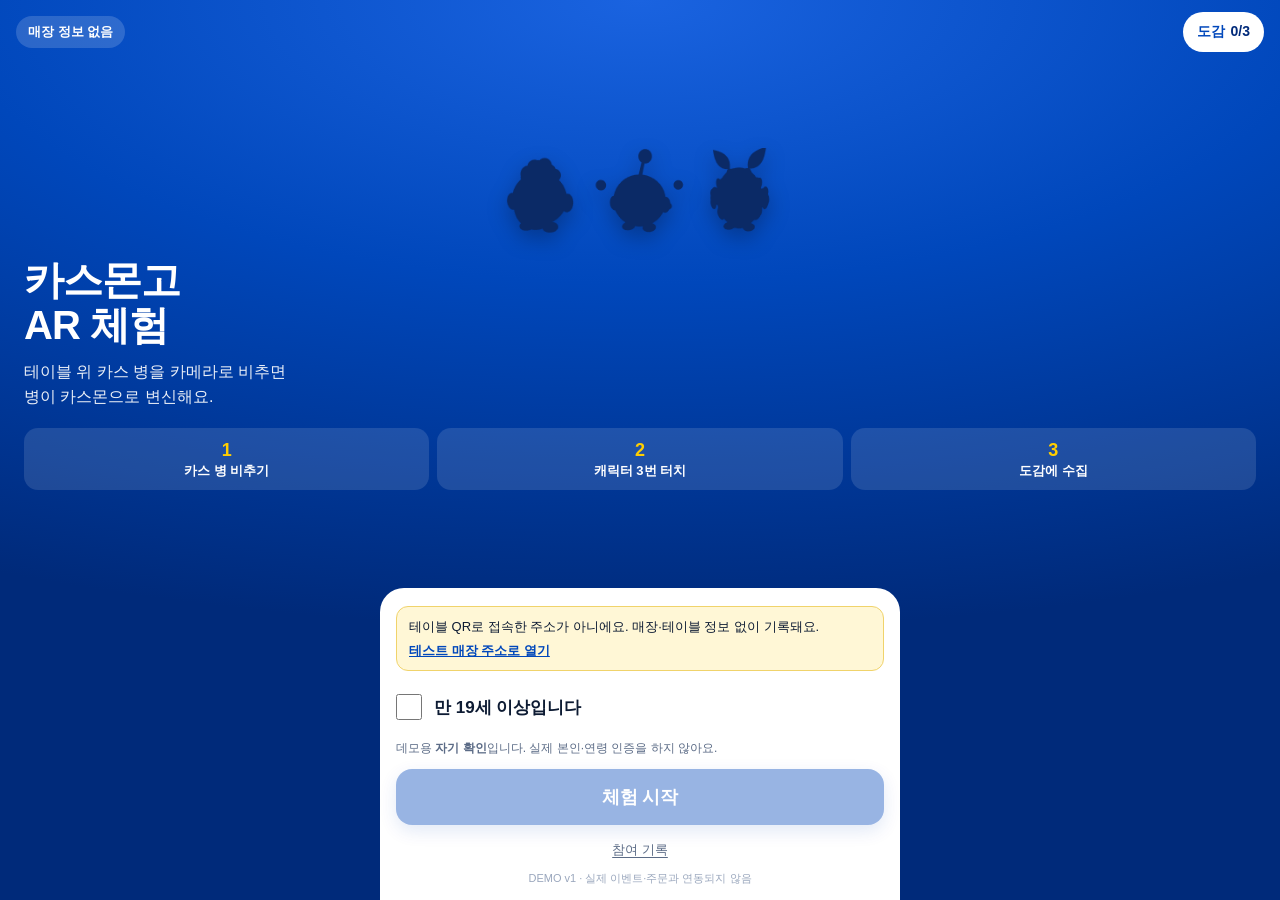
<file: index.html>
<!doctype html>
<html lang="ko">
<head>
  <meta charset="utf-8">
  <meta name="viewport" content="width=device-width, initial-scale=1, viewport-fit=cover, user-scalable=no">
  <meta name="theme-color" content="#0047bb">
  <meta name="robots" content="noindex">
  <title>카스몬고 AR 체험</title>
  <link rel="icon" href="favicon.svg" type="image/svg+xml">
  <!-- GitHub Pages 는 응답 헤더를 못 바꾸므로, 서비스워커로 교차 출처 격리(COOP/COEP)를 켜서 멀티스레드 인식을 쓴다.
       모든 리소스가 같은 출처라 require-corp 로 통일한다(Safari 는 credentialless 미지원). 첫 방문 때 한 번 새로고침된다. -->
  <script>
    // 새로고침은 세션당 1번만: 서비스워커가 페이지를 못 잡는 환경(강력 새로고침·차단)에서 무한 새로고침을 막는다.
    // 격리가 안 되면 인식은 단일 스레드로 계속 동작한다.
    window.coi = {
      coepCredentialless: () => false,
      quiet: true,
      doReload: () => {
        try {
          if (sessionStorage.getItem("cassmongo.coiReloaded")) return;
          sessionStorage.setItem("cassmongo.coiReloaded", "1");
        } catch (e) { return; }
        window.location.reload();
      },
    };
  </script>
  <script src="coi-serviceworker.js"></script>
  <link rel="stylesheet" href="css/app.css">
  <script type="module" src="js/app.js"></script>
</head>
<body>
<div id="app">

  <!-- A. 시작 -->
  <section id="screen-intro" class="screen intro" hidden>
    <header class="topbar">
      <span class="chip" id="intro-place">매장 정보 확인 중</span>
      <button class="pill" data-open="dex">도감 <b class="dex-count">0/3</b></button>
    </header>
    <div class="intro-hero">
      <div class="hero-thumbs" id="hero-thumbs"></div>
      <h1>카스몬고<br>AR 체험</h1>
      <p class="lead">테이블 위 카스 병을 카메라로 비추면<br>병이 카스몬으로 변신해요.</p>
      <ol class="steps">
        <li><b>1</b>카스 병 비추기</li>
        <li><b>2</b>캐릭터 3번 터치</li>
        <li><b>3</b>도감에 수집</li>
      </ol>
    </div>
    <div class="intro-bottom">
      <div class="notice warn" id="place-missing" hidden>
        테이블 QR로 접속한 주소가 아니에요. 매장·테이블 정보 없이 기록돼요.
        <a id="demo-default-link" href="?store_id=DEMO01&amp;table_id=T01">테스트 매장 주소로 열기</a>
      </div>
      <label class="adult">
        <input type="checkbox" id="adult-check">
        <span>만 19세 이상입니다</span>
      </label>
      <p class="fineprint">데모용 <b>자기 확인</b>입니다. 실제 본인·연령 인증을 하지 않아요.</p>
      <button class="btn primary" id="btn-start" disabled>체험 시작</button>
      <div class="intro-links">
        <button class="link" data-open="log">참여 기록</button>
      </div>
      <p class="version" id="version">DEMO v1 · 실제 이벤트·주문과 연동되지 않음</p>
    </div>
  </section>

  <!-- B-1. 카메라 사용 안내 (권한 요청 전) -->
  <section id="screen-permission" class="screen permission" hidden>
    <div class="perm-body">
      <div class="perm-icon" aria-hidden="true">
        <svg viewBox="0 0 48 48" width="56" height="56"><rect x="5" y="13" width="38" height="27" rx="6" fill="none" stroke="currentColor" stroke-width="3.5"/><path d="M17 13l3-5h8l3 5" fill="none" stroke="currentColor" stroke-width="3.5" stroke-linejoin="round"/><circle cx="24" cy="26.5" r="7.5" fill="none" stroke="currentColor" stroke-width="3.5"/></svg>
      </div>
      <h2>카메라를 사용할게요</h2>
      <ul class="perm-list">
        <li>테이블 위 <b>카스 병</b>을 찾는 데만 써요.</li>
        <li>병 인식은 이 휴대폰 안에서 처리돼요. <b>카메라 영상을 서버로 보내거나 저장하지 않아요.</b></li>
        <li>처음 한 번 인식 데이터(약 27MB)를 내려받아요. 와이파이를 권장해요.</li>
        <li>체험을 닫거나 다른 앱으로 나가면 카메라가 바로 꺼져요.</li>
      </ul>
      <p class="perm-hint">다음 화면에서 카메라 접근을 <b>‘허용’</b>해 주세요.</p>
    </div>
    <div class="bottom-actions">
      <button class="btn primary" id="btn-camera">카메라 켜기</button>
      <button class="btn ghost" data-go="intro">뒤로</button>
    </div>
  </section>

  <!-- B-2 ~ D. AR -->
  <section id="screen-ar" class="screen ar" hidden data-state="loading">
    <div id="ar-stage" class="ar-stage"></div>
    <div class="ar-hud">
      <header class="topbar dark">
        <button class="icon-btn" id="btn-close" aria-label="체험 닫기">
          <svg viewBox="0 0 24 24" width="22" height="22"><path d="M6 6l12 12M18 6L6 18" stroke="currentColor" stroke-width="2.6" stroke-linecap="round"/></svg>
        </button>
        <span class="chip glass" id="ar-place"></span>
        <button class="pill glass" data-open="dex">도감 <b class="dex-count">0/3</b></button>
      </header>

      <div class="scan-guide" id="scan-guide" aria-hidden="true">
        <i class="c tl"></i><i class="c tr"></i><i class="c bl"></i><i class="c br"></i>
        <div class="scan-line"></div>
      </div>

      <div class="status" id="status" aria-live="polite">
        <div class="status-badge" id="status-badge"></div>
        <div class="status-title" id="status-title"></div>
        <div class="status-sub" id="status-sub"></div>
        <div class="tap-dots" id="tap-dots" aria-hidden="true"><i></i><i></i><i></i></div>
        <div class="tips" id="scan-tips" hidden>
          <b>인식이 잘 안 되나요?</b>
          <ul>
            <li>병 <b>전체</b>(뚜껑~바닥)가 화면에 들어오게 30~60cm 떨어져 비춰 주세요.</li>
            <li>폰을 세워서 병을 옆에서 보듯 비춰 주세요. 위에서 내려다보면 잘 안 돼요.</li>
            <li>라벨이 보이게 병을 돌려 주세요. 어두우면 밝은 곳으로 옮겨 주세요.</li>
            <li>카스 계열 병(카스 프레시·제로·레몬)만 인식해요.</li>
          </ul>
        </div>
      </div>
    </div>

    <div class="sheet collect" id="collect-card" hidden>
      <div class="collect-head"><span class="burst">획득!</span><span id="collect-dup"></span></div>
      <div class="collect-row">
        <img id="collect-img" alt="">
        <div>
          <h2 id="collect-name"></h2>
          <p id="collect-desc"></p>
          <p class="collect-count" id="collect-count"></p>
        </div>
      </div>
      <button class="btn primary" id="btn-next">다음 탐험</button>
      <button class="btn ghost" data-open="dex">도감 보기</button>
    </div>

    <div class="overlay center" id="ar-loading">
      <div class="spinner"></div>
      <p id="ar-loading-text">카메라 준비 중…</p>
    </div>

    <div class="overlay center dim" id="resume" hidden>
      <p>화면을 벗어나서 카메라를 껐어요.</p>
      <button class="btn primary" id="btn-resume">카메라 다시 켜기</button>
      <button class="btn ghost light" id="btn-resume-exit">처음으로</button>
    </div>
  </section>

  <!-- 오류 -->
  <section id="screen-error" class="screen error" hidden>
    <div class="err-body">
      <div class="err-icon" aria-hidden="true">!</div>
      <h2 id="err-title"></h2>
      <p id="err-desc"></p>
      <ol id="err-steps"></ol>
      <p class="err-code" id="err-code"></p>
    </div>
    <div class="bottom-actions">
      <button class="btn primary" id="btn-retry">다시 시도</button>
      <button class="btn ghost" id="btn-copy-url" hidden>주소 복사</button>
      <button class="btn ghost" data-go="intro">처음으로</button>
    </div>
  </section>

  <!-- 도감 -->
  <div class="modal" id="modal-dex" hidden>
    <div class="modal-card">
      <header class="modal-head"><h2>카스몬고 도감</h2><button class="icon-btn" data-close aria-label="닫기">✕</button></header>
      <p class="dex-summary" id="dex-summary"></p>
      <div class="dex-grid" id="dex-grid"></div>
      <p class="fineprint">수집 기록은 <b>이 브라우저에만</b> 저장되는 데모 기록이에요. 다른 기기와 공유되지 않고, 브라우저 데이터를 지우면 사라져요.</p>
      <button class="btn ghost" data-open="log">참여 기록 보기</button>
    </div>
  </div>

  <!-- 참여 기록 -->
  <div class="modal" id="modal-log" hidden>
    <div class="modal-card wide">
      <header class="modal-head"><h2>참여 기록 (데모)</h2><button class="icon-btn" data-close aria-label="닫기">✕</button></header>
      <div class="notice">
        <b>기록 범위:</b> 이 기기·이 브라우저의 localStorage 에만 저장됩니다. <b>서버로 전송·저장하지 않으며</b>, 다른 기기의 참여는 보이지 않습니다.
        카메라 영상·사진은 기록하지 않습니다. 구매 인증이나 POS·주문 데이터와 무관합니다.
      </div>
      <div class="log-summary" id="log-summary"></div>
      <div class="log-actions">
        <button class="btn small primary" id="btn-log-download">JSON 다운로드</button>
        <select id="log-filter" aria-label="이벤트 필터"><option value="">전체 이벤트</option></select>
      </div>
      <div class="log-list" id="log-list"></div>
    </div>
  </div>

  <!-- 디버그 (?debug=1 또는 하단 버전 문구 5번 탭) -->
  <div class="debug" id="debug" hidden>
    <pre id="debug-text"></pre>
    <div class="debug-actions">
      <button id="btn-debug-reset">데모 데이터 초기화</button>
      <button id="btn-debug-hide">숨기기</button>
    </div>
  </div>

  <div class="toast" id="toast" hidden></div>
</div>
<noscript>이 체험은 JavaScript 가 필요합니다.</noscript>
</body>
</html>
</file>
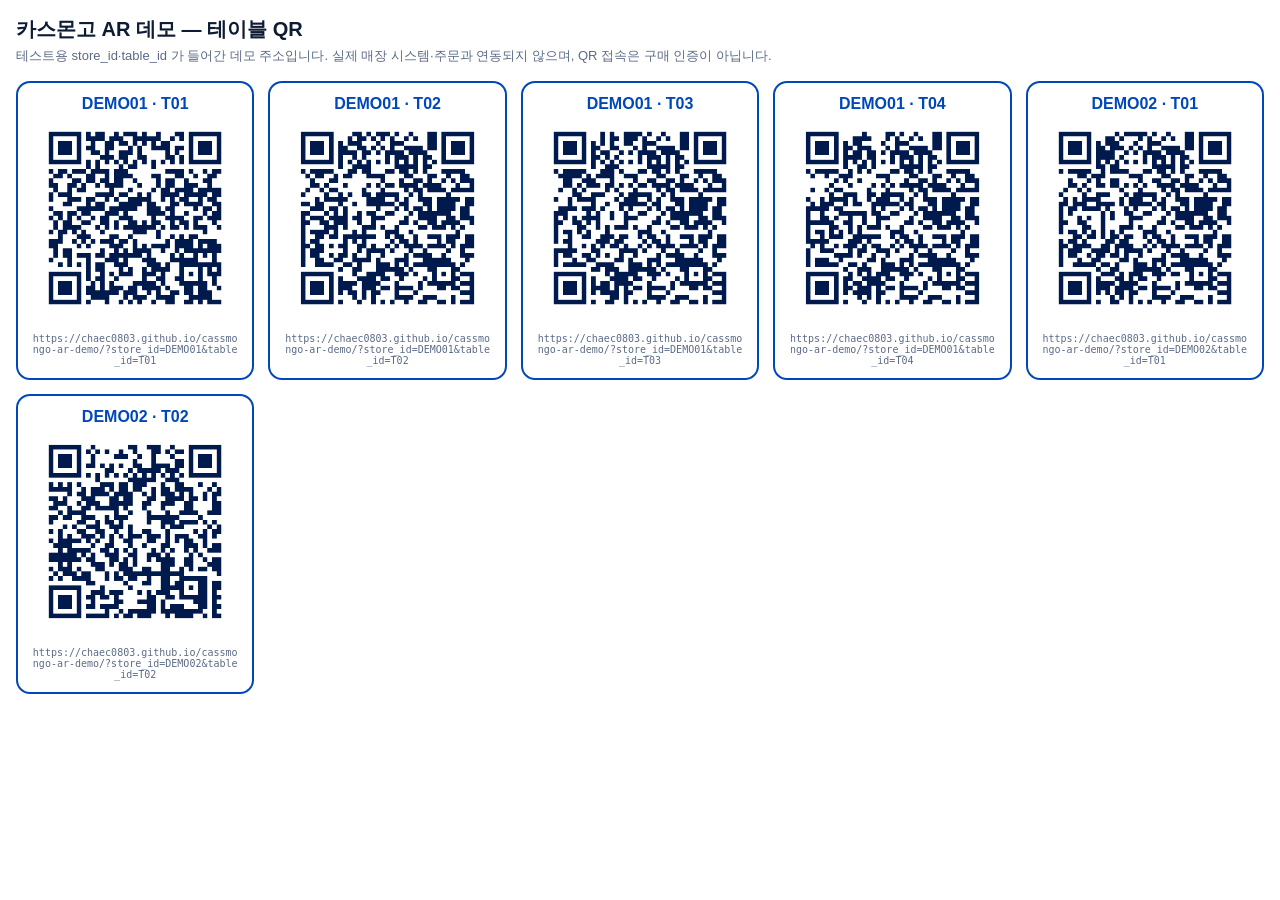
<file: qr/index.html>
<!doctype html><html lang="ko"><head><meta charset="utf-8"><meta name="viewport" content="width=device-width,initial-scale=1"><meta name="robots" content="noindex">
<title>카스몬고 데모 테이블 QR</title>
<style>
body{font-family:-apple-system,"Apple SD Gothic Neo","Noto Sans KR",sans-serif;margin:16px;color:#0d1b33;background:#fff}
h1{font-size:20px;margin:0 0 4px}p{color:#5b6b86;font-size:13px;margin:0 0 16px}
.grid{display:grid;grid-template-columns:repeat(auto-fill,minmax(220px,1fr));gap:14px}
.card{border:2px solid #0047bb;border-radius:14px;padding:12px;text-align:center;break-inside:avoid}
.card img{width:100%;max-width:220px}.card b{display:block;font-size:16px;color:#0047bb}
.card code{display:block;font-size:10px;word-break:break-all;color:#5b6b86;margin-top:6px}
@media print{body{margin:8mm}.grid{grid-template-columns:repeat(3,1fr)}}
</style></head><body>
<h1>카스몬고 AR 데모 — 테이블 QR</h1>
<p>테스트용 store_id·table_id 가 들어간 데모 주소입니다. 실제 매장 시스템·주문과 연동되지 않으며, QR 접속은 구매 인증이 아닙니다.</p>
<div class="grid">
<div class="card"><b>DEMO01 · T01</b><img src="DEMO01-T01.png" alt="QR DEMO01 T01"><code>https://chaec0803.github.io/cassmongo-ar-demo/?store_id=DEMO01&amp;table_id=T01</code></div>
<div class="card"><b>DEMO01 · T02</b><img src="DEMO01-T02.png" alt="QR DEMO01 T02"><code>https://chaec0803.github.io/cassmongo-ar-demo/?store_id=DEMO01&amp;table_id=T02</code></div>
<div class="card"><b>DEMO01 · T03</b><img src="DEMO01-T03.png" alt="QR DEMO01 T03"><code>https://chaec0803.github.io/cassmongo-ar-demo/?store_id=DEMO01&amp;table_id=T03</code></div>
<div class="card"><b>DEMO01 · T04</b><img src="DEMO01-T04.png" alt="QR DEMO01 T04"><code>https://chaec0803.github.io/cassmongo-ar-demo/?store_id=DEMO01&amp;table_id=T04</code></div>
<div class="card"><b>DEMO02 · T01</b><img src="DEMO02-T01.png" alt="QR DEMO02 T01"><code>https://chaec0803.github.io/cassmongo-ar-demo/?store_id=DEMO02&amp;table_id=T01</code></div>
<div class="card"><b>DEMO02 · T02</b><img src="DEMO02-T02.png" alt="QR DEMO02 T02"><code>https://chaec0803.github.io/cassmongo-ar-demo/?store_id=DEMO02&amp;table_id=T02</code></div>
</div></body></html>
</file>
<file: css/app.css>
:root {
  --cass: #0047bb;
  --cass-deep: #002a7a;
  --navy: #001a4d;
  --sky: #6ec0ff;
  --yellow: #ffce00;
  --ink: #0d1b33;
  --muted: #5b6b86;
  --line: #d8e2f2;
  --bg: #f2f6fd;
  --ok: #18a058;
  --danger: #d6334a;
  --safe-t: env(safe-area-inset-top, 0px);
  --safe-b: env(safe-area-inset-bottom, 0px);
  font-family: -apple-system, BlinkMacSystemFont, "Apple SD Gothic Neo", "Noto Sans KR", "Malgun Gothic", sans-serif;
  color: var(--ink);
  -webkit-text-size-adjust: 100%;
  -webkit-tap-highlight-color: transparent;
}
* { box-sizing: border-box; }
html, body { margin: 0; height: 100%; background: var(--navy); overscroll-behavior: none; }
body { overflow: hidden; }
button { font: inherit; color: inherit; cursor: pointer; }
[hidden] { display: none !important; }
#app { position: fixed; inset: 0; }

.screen { position: absolute; inset: 0; display: flex; flex-direction: column; overflow-y: auto; }

/* ---------- 공통 컴포넌트 ---------- */
.btn {
  display: block; width: 100%; min-height: 56px; border: 0; border-radius: 16px;
  font-size: 18px; font-weight: 800; letter-spacing: -0.2px; padding: 14px 18px;
  transition: transform .08s ease, opacity .15s ease;
}
.btn:active { transform: scale(.98); }
.btn:disabled { opacity: .4; }
.btn.primary { background: var(--yellow); color: var(--navy); box-shadow: 0 6px 18px rgba(255, 206, 0, .35); }
.btn.ghost { background: transparent; color: var(--cass); border: 2px solid currentColor; margin-top: 10px; min-height: 50px; font-size: 16px; }
.btn.ghost.light { color: #fff; }
.btn.small { min-height: 40px; width: auto; display: inline-block; font-size: 14px; padding: 8px 14px; border-radius: 12px; }
.link { background: none; border: 0; padding: 6px 2px; color: inherit; text-decoration: underline; text-underline-offset: 3px; font-size: 13px; }
.chip { display: inline-flex; align-items: center; gap: 6px; padding: 7px 12px; border-radius: 999px; font-size: 13px; font-weight: 700; background: rgba(255,255,255,.16); color: #fff; max-width: 60vw; white-space: nowrap; overflow: hidden; text-overflow: ellipsis; }
.pill { border: 0; padding: 8px 14px; border-radius: 999px; font-size: 14px; font-weight: 800; background: #fff; color: var(--cass); min-height: 40px; }
.pill b { color: var(--cass-deep); margin-left: 2px; }
.glass { background: rgba(0, 26, 77, .55); color: #fff; backdrop-filter: blur(8px); -webkit-backdrop-filter: blur(8px); }
.pill.glass b { color: var(--yellow); }
.icon-btn { width: 44px; height: 44px; border-radius: 50%; border: 0; display: grid; place-items: center; background: rgba(0, 26, 77, .55); color: #fff; font-size: 18px; backdrop-filter: blur(8px); -webkit-backdrop-filter: blur(8px); }
.topbar { display: flex; align-items: center; justify-content: space-between; gap: 8px; padding: calc(12px + var(--safe-t)) 16px 8px; }
.notice { background: #eef4ff; border: 1px solid var(--line); border-radius: 12px; padding: 10px 12px; font-size: 13px; line-height: 1.5; color: var(--ink); }
.notice.warn { background: #fff7d6; border-color: #f0d36b; }
.notice a { color: var(--cass); font-weight: 700; display: inline-block; margin-top: 4px; }
.fineprint { font-size: 12px; color: var(--muted); line-height: 1.5; margin: 8px 0 12px; }
.bottom-actions { padding: 16px 16px calc(20px + var(--safe-b)); }

/* ---------- A. 시작 ---------- */
.intro { background: radial-gradient(120% 70% at 50% 0%, #1a63e0 0%, var(--cass) 45%, var(--cass-deep) 100%); color: #fff; }
.intro-hero { flex: 1; padding: 8px 24px 0; display: flex; flex-direction: column; justify-content: center; }
.hero-thumbs { display: flex; justify-content: center; gap: 4px; margin-bottom: 10px; min-height: 96px; }
.hero-thumbs img { width: 96px; height: 96px; filter: drop-shadow(0 8px 10px rgba(0,0,0,.25)); }
.intro h1 { font-size: 40px; line-height: 1.12; letter-spacing: -1px; margin: 4px 0 12px; font-weight: 900; }
.intro .lead { font-size: 16px; line-height: 1.55; opacity: .92; margin: 0 0 18px; }
.steps { list-style: none; padding: 0; margin: 0; display: grid; grid-template-columns: repeat(3, 1fr); gap: 8px; }
.steps li { background: rgba(255,255,255,.12); border-radius: 14px; padding: 10px 8px; font-size: 13px; font-weight: 700; text-align: center; line-height: 1.35; }
.steps b { display: block; color: var(--yellow); font-size: 18px; }
.intro-bottom { padding: 18px 16px calc(14px + var(--safe-b)); background: #fff; color: var(--ink); border-radius: 24px 24px 0 0; margin-top: 18px; }
.intro-bottom .notice { margin-bottom: 12px; }
.adult { display: flex; align-items: center; gap: 12px; font-size: 17px; font-weight: 800; min-height: 48px; cursor: pointer; }
.adult input { width: 26px; height: 26px; accent-color: var(--cass); margin: 0; }
.intro-bottom .btn.primary { background: var(--cass); color: #fff; box-shadow: 0 6px 18px rgba(0, 71, 187, .3); }
.intro-links { display: flex; flex-wrap: wrap; justify-content: center; align-items: center; gap: 6px; margin-top: 10px; color: var(--muted); }
.intro-links .link { color: var(--muted); }
.version { text-align: center; color: #9aa7bd; font-size: 11px; margin: 6px 0 0; user-select: none; }

/* ---------- B-1. 카메라 안내 ---------- */
.permission, .error { background: #fff; }
.perm-body, .err-body { flex: 1; padding: calc(48px + var(--safe-t)) 24px 0; }
.perm-icon { width: 88px; height: 88px; border-radius: 28px; background: #e8f0ff; color: var(--cass); display: grid; place-items: center; }
.perm-body h2, .err-body h2 { font-size: 26px; letter-spacing: -.6px; margin: 22px 0 14px; }
.perm-list { padding-left: 20px; margin: 0; line-height: 1.6; font-size: 16px; }
.perm-list li { margin-bottom: 10px; }
.perm-hint { background: var(--bg); border-radius: 12px; padding: 12px 14px; font-size: 14px; color: var(--muted); }

/* ---------- 오류 ---------- */
.err-icon { width: 72px; height: 72px; border-radius: 50%; background: #ffe7ea; color: var(--danger); display: grid; place-items: center; font-size: 40px; font-weight: 900; }
.err-body p { line-height: 1.6; font-size: 16px; }
.err-body ol { padding-left: 20px; line-height: 1.6; font-size: 15px; }
.err-code { color: #9aa7bd; font-size: 12px; font-family: ui-monospace, Menlo, monospace; }

/* ---------- AR ---------- */
.ar { background: #000; overflow: hidden; }
.ar-stage { position: absolute; inset: 0; overflow: hidden; touch-action: none; }
.ar-video { position: absolute; object-fit: fill; z-index: 0; }
.ar-mask { position: absolute; inset: 0; z-index: 1; width: 100%; height: 100%; pointer-events: none; }
.ar-canvas { position: absolute; inset: 0; z-index: 2; width: 100% !important; height: 100% !important; }
.ar-hud { position: absolute; inset: 0; z-index: 3; pointer-events: none; display: flex; flex-direction: column; }
.ar-hud button, .ar-hud a, .ar-hud .tips { pointer-events: auto; }
.topbar.dark { color: #fff; }

.scan-guide { position: relative; margin: auto; width: min(46vw, 210px); aspect-ratio: 0.5; max-height: 52vh; transition: opacity .25s ease; }
.scan-guide .c { position: absolute; width: 44px; height: 44px; border: 5px solid #fff; border-radius: 6px; filter: drop-shadow(0 0 6px rgba(0,0,0,.4)); }
.scan-guide .tl { top: 0; left: 0; border-right: 0; border-bottom: 0; }
.scan-guide .tr { top: 0; right: 0; border-left: 0; border-bottom: 0; }
.scan-guide .bl { bottom: 0; left: 0; border-right: 0; border-top: 0; }
.scan-guide .br { bottom: 0; right: 0; border-left: 0; border-top: 0; }
.scan-line { position: absolute; left: 8%; right: 8%; height: 3px; background: linear-gradient(90deg, transparent, var(--yellow), transparent); animation: scan 2.2s ease-in-out infinite; }
@keyframes scan { 0%, 100% { top: 10%; } 50% { top: 88%; } }
.ar[data-state="found"] .scan-guide,
.ar[data-state="transforming"] .scan-guide,
.ar[data-state="collected"] .scan-guide,
.ar[data-state="loading"] .scan-guide { opacity: 0; }
.ar[data-state="lost"] .scan-guide .c { border-color: var(--yellow); }

.status {
  margin: 0 12px calc(14px + var(--safe-b)); padding: 14px 16px 16px; border-radius: 20px;
  background: rgba(255,255,255,.96); color: var(--ink); box-shadow: 0 10px 30px rgba(0,0,0,.25);
}
.status-badge { display: inline-block; font-size: 12px; font-weight: 900; padding: 4px 10px; border-radius: 999px; background: #e8f0ff; color: var(--cass); margin-bottom: 6px; }
.status-title { font-size: 20px; font-weight: 900; letter-spacing: -.4px; line-height: 1.3; }
.status-sub { font-size: 14px; color: var(--muted); margin-top: 4px; line-height: 1.45; }
.tap-dots { display: none; gap: 8px; margin-top: 10px; }
.tap-dots i { flex: 1; height: 10px; border-radius: 6px; background: #e1e8f5; transition: background .2s ease; }
.tap-dots i.on { background: var(--cass); }
.ar[data-state="found"] .tap-dots, .ar[data-state="lost"] .tap-dots.keep { display: flex; }
.ar[data-state="found"] .status-badge { background: var(--cass); color: #fff; }
.ar[data-state="lost"] .status-badge { background: #fff1c2; color: #7a5800; }
.ar[data-state="collected"] .status { display: none; }
.tips { margin-top: 12px; border-top: 1px solid var(--line); padding-top: 10px; font-size: 13px; line-height: 1.5; }
.tips ul { margin: 6px 0 0; padding-left: 18px; }
.tips a { color: var(--cass); font-weight: 700; }

.tap-ring { position: absolute; z-index: 4; width: 56px; height: 56px; margin: -28px 0 0 -28px; border-radius: 50%; border: 3px solid rgba(255,255,255,.85); pointer-events: none; animation: ring .45s ease-out forwards; }
.tap-ring.hit { border-color: var(--yellow); border-width: 5px; }
@keyframes ring { from { transform: scale(.4); opacity: 1; } to { transform: scale(1.4); opacity: 0; } }
.tap-pop { position: absolute; z-index: 4; pointer-events: none; font-weight: 900; font-size: 28px; color: var(--yellow); text-shadow: 0 2px 8px rgba(0,0,0,.6); animation: pop .7s ease-out forwards; transform: translate(-50%, -50%); }
@keyframes pop { from { opacity: 1; margin-top: 0; } to { opacity: 0; margin-top: -60px; } }

.sheet { position: absolute; left: 0; right: 0; bottom: 0; z-index: 5; background: #fff; border-radius: 24px 24px 0 0; padding: 18px 16px calc(16px + var(--safe-b)); box-shadow: 0 -10px 30px rgba(0,0,0,.25); animation: up .35s cubic-bezier(.2,.9,.3,1.2); }
@keyframes up { from { transform: translateY(100%); } to { transform: none; } }
.collect-head { display: flex; justify-content: space-between; align-items: center; }
.burst { background: var(--yellow); color: var(--navy); font-weight: 900; padding: 6px 14px; border-radius: 999px; font-size: 15px; }
#collect-dup { font-size: 13px; font-weight: 800; color: var(--cass); }
.collect-row { display: flex; gap: 14px; align-items: center; margin: 10px 0 14px; }
.collect-row img { width: 96px; height: 96px; flex: none; background: var(--bg); border-radius: 18px; }
.collect-row h2 { margin: 0; font-size: 26px; letter-spacing: -.5px; }
.collect-row p { margin: 4px 0 0; color: var(--muted); font-size: 14px; line-height: 1.45; }
.collect-row .collect-count { color: var(--cass); font-weight: 800; }
.collect .btn.primary { background: var(--cass); color: #fff; box-shadow: none; }

.overlay { position: absolute; inset: 0; z-index: 6; display: flex; flex-direction: column; gap: 14px; padding: 24px; color: #fff; }
.overlay.center { align-items: center; justify-content: center; text-align: center; background: var(--navy); }
.overlay.dim { background: rgba(0, 20, 60, .88); }
.overlay .btn { max-width: 340px; }
.spinner { width: 44px; height: 44px; border-radius: 50%; border: 4px solid rgba(255,255,255,.25); border-top-color: var(--yellow); animation: spin 0.9s linear infinite; }
@keyframes spin { to { transform: rotate(360deg); } }

/* ---------- 모달 ---------- */
.modal { position: fixed; inset: 0; z-index: 10; background: rgba(0, 10, 35, .6); display: flex; align-items: flex-end; justify-content: center; }
.modal-card { background: #fff; width: 100%; max-width: 560px; max-height: 92dvh; overflow-y: auto; border-radius: 24px 24px 0 0; padding: 16px 16px calc(18px + var(--safe-b)); animation: up .3s ease-out; }
.modal-head { display: flex; justify-content: space-between; align-items: center; }
.modal-head h2 { margin: 0; font-size: 22px; letter-spacing: -.4px; }
.modal-head .icon-btn { background: var(--bg); color: var(--ink); }
.dex-summary { color: var(--muted); font-size: 14px; margin: 6px 0 12px; }
.dex-grid { display: grid; grid-template-columns: repeat(3, 1fr); gap: 10px; }
.dex-card { border-radius: 18px; background: var(--bg); padding: 10px 6px 12px; text-align: center; position: relative; }
.dex-card img { width: 100%; max-width: 110px; aspect-ratio: 1; }
.dex-card .nm { font-weight: 900; font-size: 15px; margin-top: 2px; }
.dex-card .st { font-size: 12px; color: var(--muted); margin-top: 2px; }
.dex-card.got { background: #e8f0ff; }
.dex-card.got .st { color: var(--cass); font-weight: 800; }
.dex-card .cnt { position: absolute; top: 8px; right: 8px; background: var(--cass); color: #fff; font-weight: 900; font-size: 12px; padding: 2px 8px; border-radius: 999px; }
.dex-card .fallback { width: 80px; height: 80px; margin: 10px auto; border-radius: 50%; }

.log-summary { display: flex; flex-wrap: wrap; gap: 6px; margin: 12px 0; }
.log-summary span { font-size: 12px; background: var(--bg); border-radius: 8px; padding: 4px 8px; font-family: ui-monospace, Menlo, monospace; }
.log-actions { display: flex; gap: 8px; align-items: center; }
.log-actions select { flex: 1; min-height: 40px; border-radius: 10px; border: 1px solid var(--line); padding: 0 10px; font: inherit; font-size: 14px; background: #fff; }
.log-list { margin-top: 10px; font-family: ui-monospace, Menlo, monospace; font-size: 11px; line-height: 1.45; }
.log-item { border-top: 1px solid var(--line); padding: 6px 0; word-break: break-all; }
.log-item b { color: var(--cass); }
.log-item .t { color: var(--muted); }

/* ---------- 디버그 ---------- */
.debug { position: fixed; z-index: 20; left: 8px; top: calc(64px + var(--safe-t)); max-width: calc(100vw - 16px); background: rgba(0,0,0,.72); color: #9effa8; border-radius: 10px; padding: 8px 10px; font-family: ui-monospace, Menlo, monospace; font-size: 11px; pointer-events: auto; }
.debug pre { margin: 0; white-space: pre-wrap; }
.debug-actions { display: flex; gap: 6px; margin-top: 6px; }
.debug-actions button { font-size: 11px; background: #223; color: #fff; border: 1px solid #556; border-radius: 6px; padding: 4px 8px; }

.toast { position: fixed; z-index: 30; left: 50%; bottom: calc(110px + var(--safe-b)); transform: translateX(-50%); background: rgba(0,10,35,.9); color: #fff; padding: 10px 16px; border-radius: 999px; font-size: 14px; font-weight: 700; max-width: calc(100vw - 32px); text-align: center; }

@media (min-width: 640px) {
  .intro-bottom, .bottom-actions { max-width: 520px; width: 100%; margin-left: auto; margin-right: auto; }
  .status, .sheet { max-width: 520px; margin-left: auto; margin-right: auto; }
  .sheet { left: 0; right: 0; }
}
</file>
